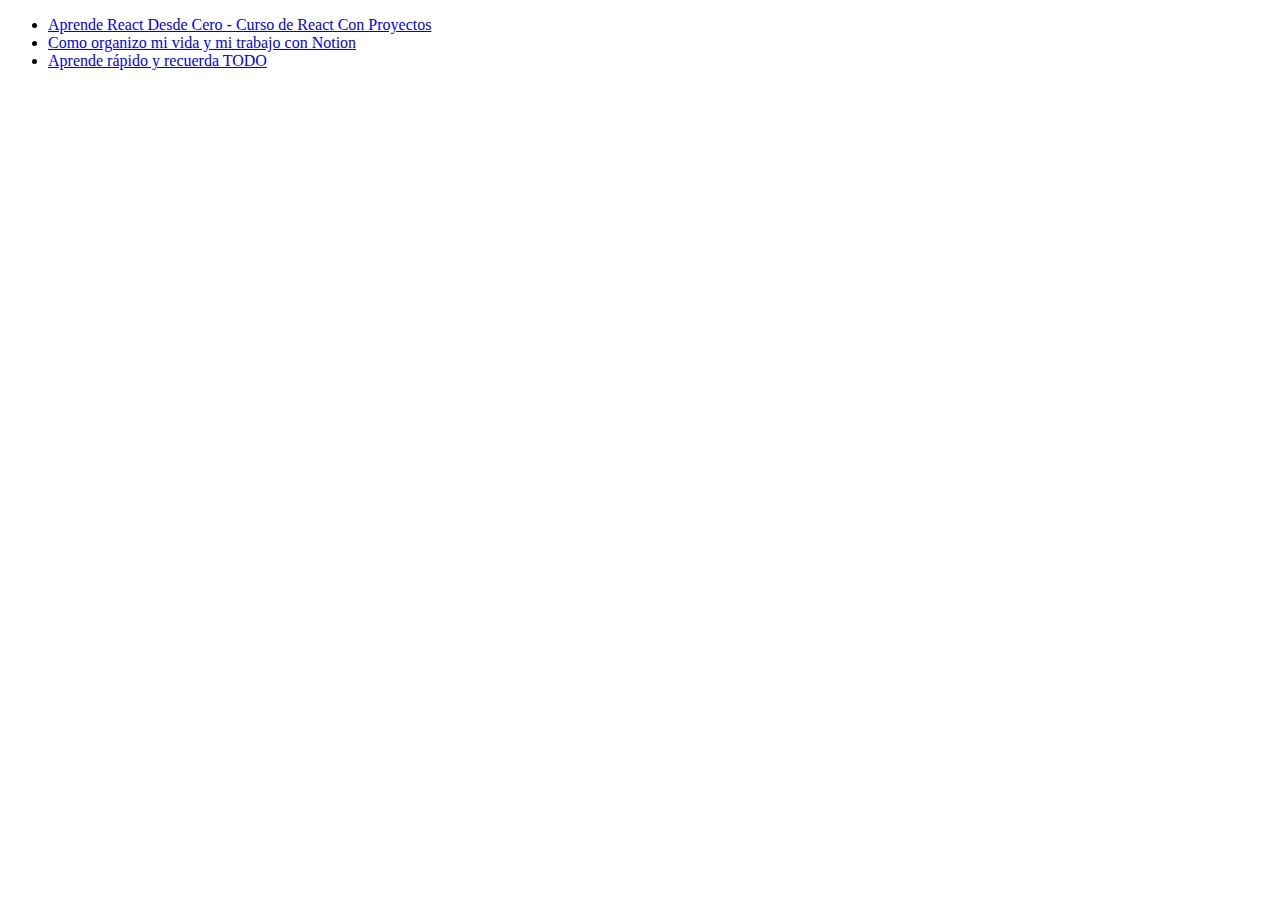
<file: sesion01/index.html>
<!DOCTYPE html>
<html lang="en">
  <head>
    <meta charset="UTF-8" />
    <meta http-equiv="X-UA-Compatible" content="IE=edge" />
    <meta name="viewport" content="width=device-width, initial-scale=1.0" />
    <title>Ejercicio de Introducción a HTML en OpenBootcamp</title>
  </head>
  <body>
    <!-- Este es mi primer comentario de dos líneas
    Aprendiendo a documentar mi código con OpenBootcamp -->

    <ul>
      <li>
        <a href="https://www.youtube.com/watch?v=6Jfk8ic3KVk&t=16118s" target="_blank"
          >Aprende React Desde Cero - Curso de React Con Proyectos
        </a>
      </li>

      <li>
        <a href="https://www.youtube.com/watch?v=75Mr5VVCzv0" target="_blank"
          >Como organizo mi vida y mi trabajo con Notion
        </a>
      </li>

      <li>
        <a href="https://www.youtube.com/watch?v=-yI9t47_PzI" target="_blank"
          >Aprende rápido y recuerda TODO
        </a>
      </li>
    </ul>
  </body>
</html>
</file>
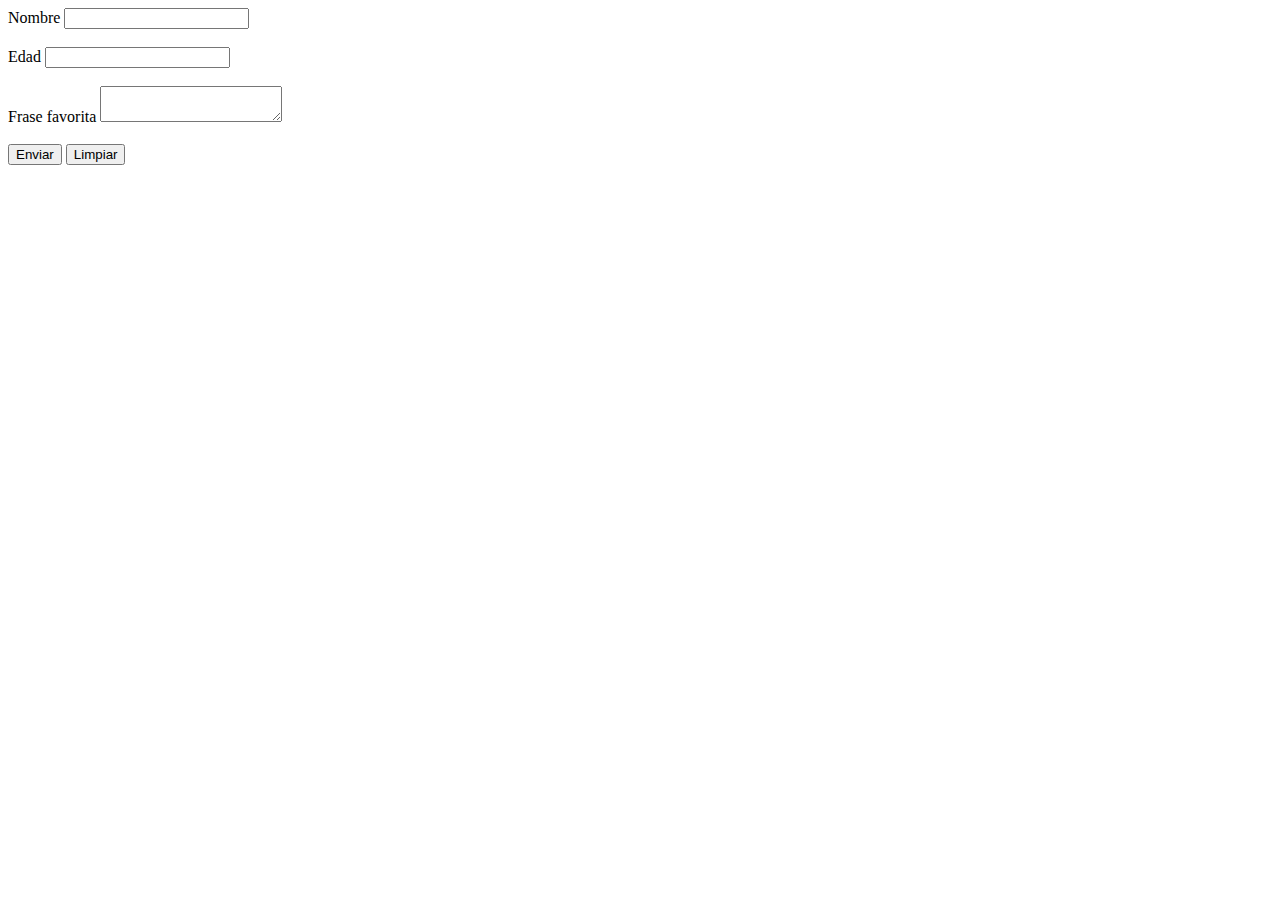
<file: sesion02/index.html>
<!DOCTYPE html>
<html lang="es">
  <head>
    <meta charset="UTF-8" />
    <meta http-equiv="X-UA-Compatible" content="IE=edge" />
    <meta name="viewport" content="width=device-width, initial-scale=1.0" />
    <title>Ejercicio 02 - Formularios en HTML</title>
  </head>
  <body>
    <form action="/" method="get">
      <label for="nombre">Nombre</label>
      <input type="text" name="nombre" id="nombre" />

      <br />
      <br />

      <label for="edad">Edad</label>
      <input type="number" name="edad" id="edad" />

      <br />
      <br />

      <label for="frase-favorita">Frase favorita</label>
      <textarea name="frase-favorita" id="frase-favorita"></textarea>

      <br />
      <br />

      <button type="submit">Enviar</button>
      <button type="reset">Limpiar</button>
    </form>
  </body>
</html>
</file>
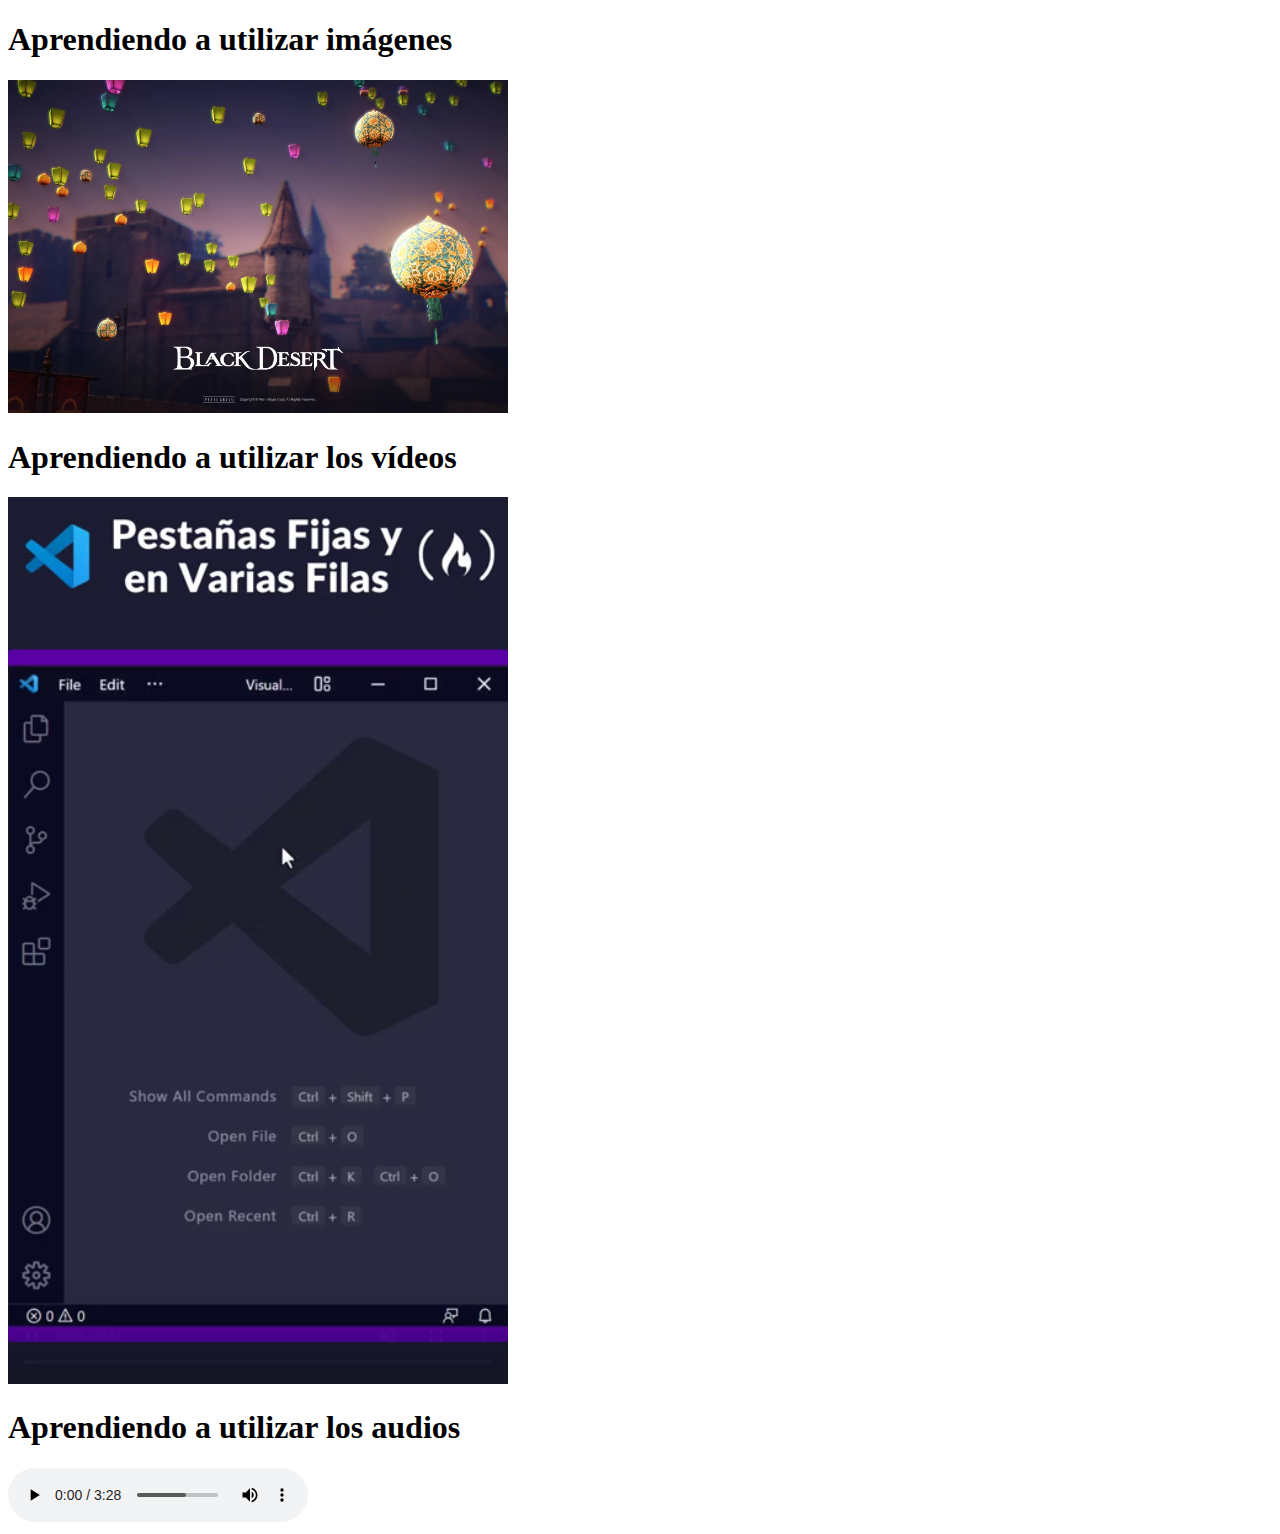
<file: sesion03/index.html>
<!DOCTYPE html>
<html lang="es">
  <head>
    <meta charset="UTF-8" />
    <meta http-equiv="X-UA-Compatible" content="IE=edge" />
    <meta name="viewport" content="width=device-width, initial-scale=1.0" />
    <title>Document</title>
  </head>
  <body>
    <section>
      <h1>Aprendiendo a utilizar imágenes</h1>

      <img
        src="./images/83019c3f86520190924082713805.webp"
        alt="Black Desert"
        width="500"
        height="auto"
      />
    </section>

    <section>
      <h1>Aprendiendo a utilizar los vídeos</h1>

      <video width="500" height="auto" controls autoplay loop muted>
        <source src="./videos/2DatosGenialesDeVisualStudioCode.mp4" type="video/mp4" />
      </video>
    </section>

    <section>
      <h1>Aprendiendo a utilizar los audios</h1>

      <audio controls autoplay loop>
        <source src="./audios/HeroesTonight.mp3" type="audio/mp3" />
      </audio>
    </section>

    <script>
      const [audio] = document.getElementsByTagName("audio");
      audio.volume = 0.1;
    </script>
  </body>
</html>
</file>
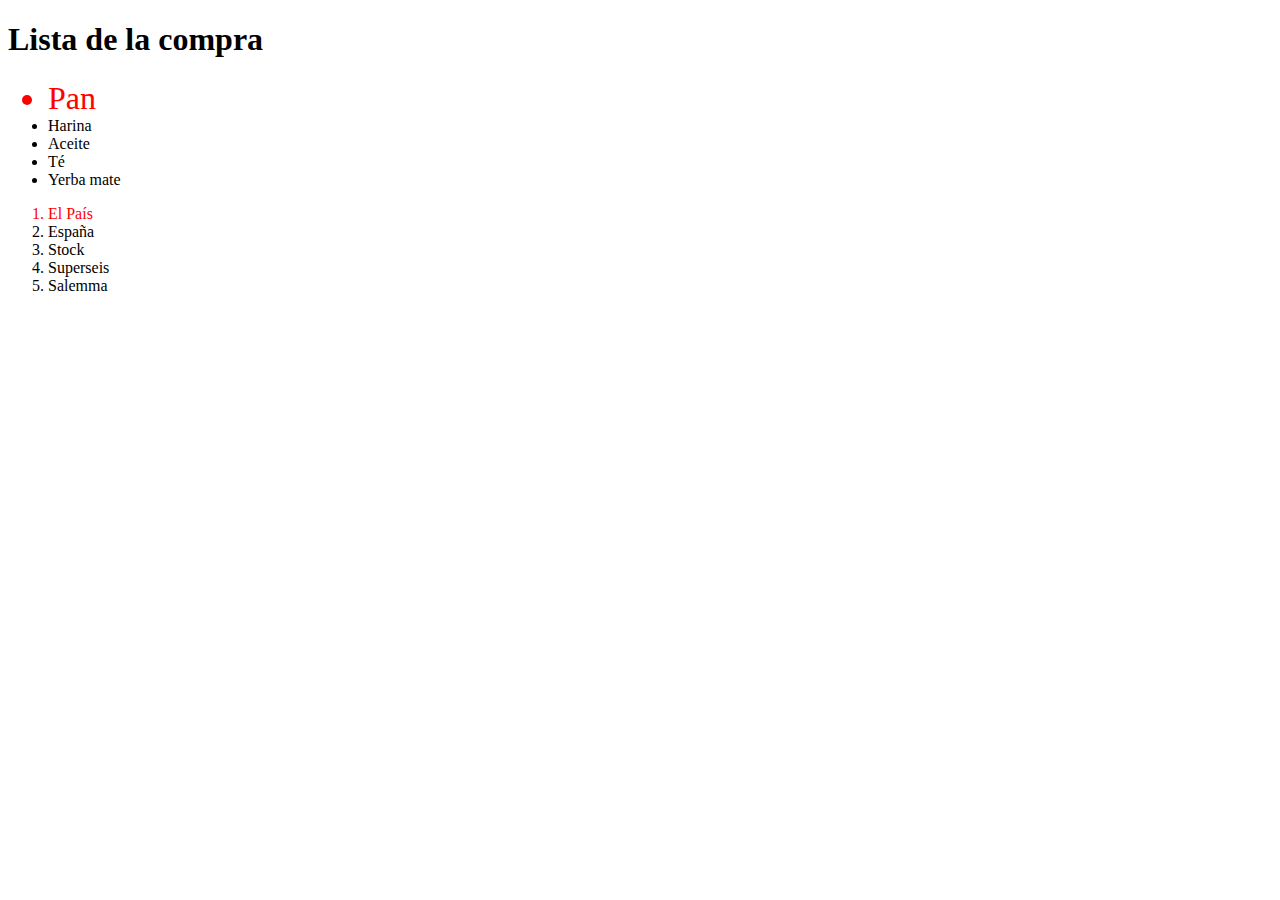
<file: sesion04/index.html>
<!DOCTYPE html>
<html lang="en">
  <head>
    <meta charset="UTF-8" />
    <meta http-equiv="X-UA-Compatible" content="IE=edge" />
    <meta name="viewport" content="width=device-width, initial-scale=1.0" />
    <title>Document</title>
    <link rel="stylesheet" href="./style.css" />
  </head>
  <body>
    <section>
      <h1 id="titulo" class="encabezado">Lista de la compra</h1>

      <ul>
        <li id="elemento-1">Pan</li>
        <li id="elemento-2">Harina</li>
        <li id="elemento-3">Aceite</li>
        <li id="elemento-4">Té</li>
        <li id="elemento-5">Yerba mate</li>
      </ul>

      <ol>
        <li id="elemento-1">El País</li>
        <li id="elemento-2">España</li>
        <li id="elemento-3">Stock</li>
        <li id="elemento-4">Superseis</li>
        <li id="elemento-5">Salemma</li>
      </ol>
    </section>
  </body>
</html>
</file>
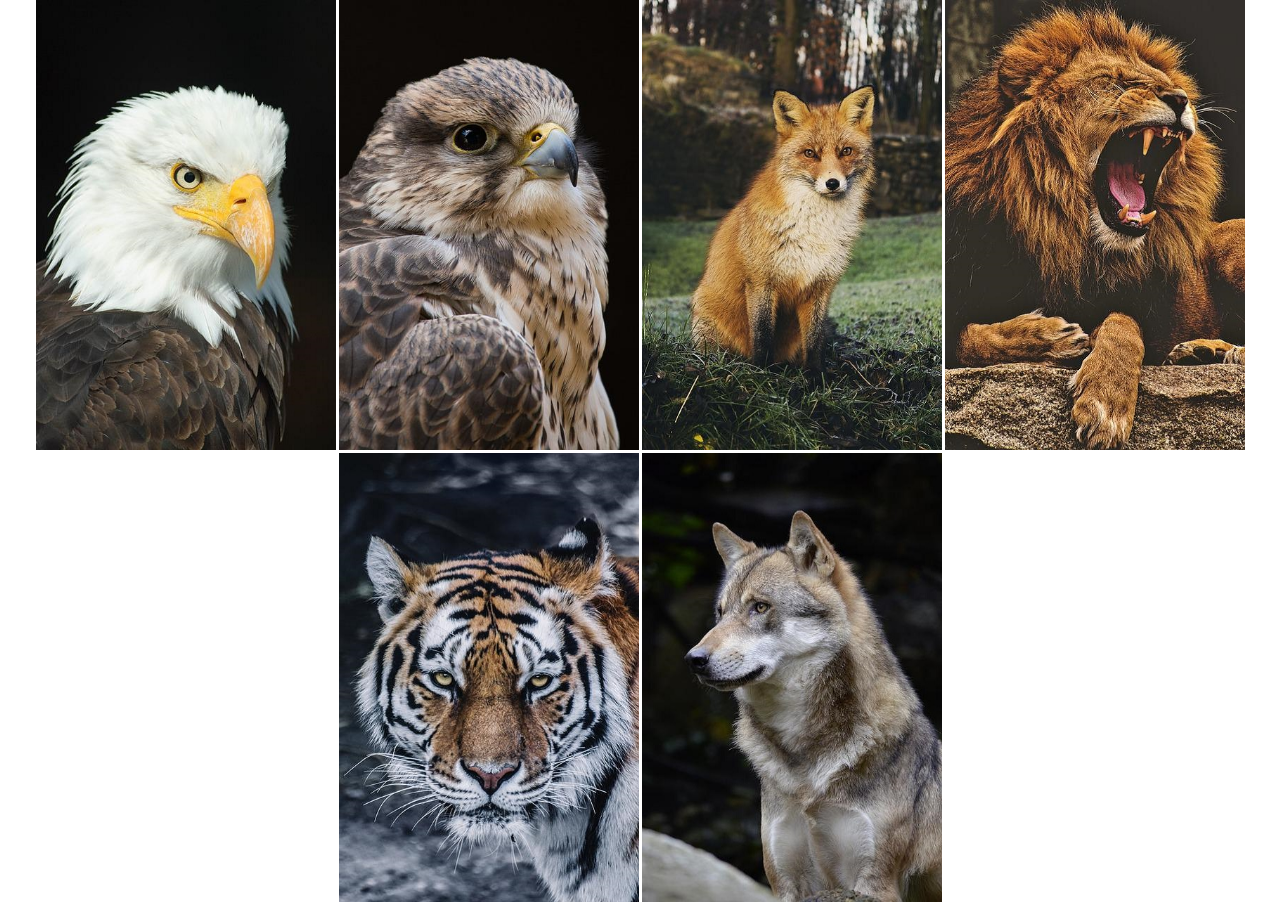
<file: sesion05/index.html>
<!DOCTYPE html>
<html lang="en">
  <head>
    <meta charset="UTF-8" />
    <meta http-equiv="X-UA-Compatible" content="IE=edge" />
    <meta name="viewport" content="width=device-width, initial-scale=1.0" />
    <title>Disposición de elementos en CSS</title>
    <link rel="stylesheet" href="./css/style.css" />
  </head>
  <body>
    <section class="gallery">
      <img src="./img/eagle-723540_640.jpg" alt="Águila" title="Águila" />
      <img src="./img/falcon-6175417_640.jpg" alt="Halcón" title="Halcón" />
      <img src="./img/fox-1842565_640.jpg" alt="Zorro" title="Zorro" />
      <img src="./img/lion-3576031_640.jpg" alt="León" title="León" />
      <img src="./img/tiger-1846712_640.jpg" alt="Tigre" title="Tigre" />
      <img src="./img/wolf-1336224_640.jpg" alt="Lobo" title="Lobo" />
    </section>
  </body>
</html>
</file>
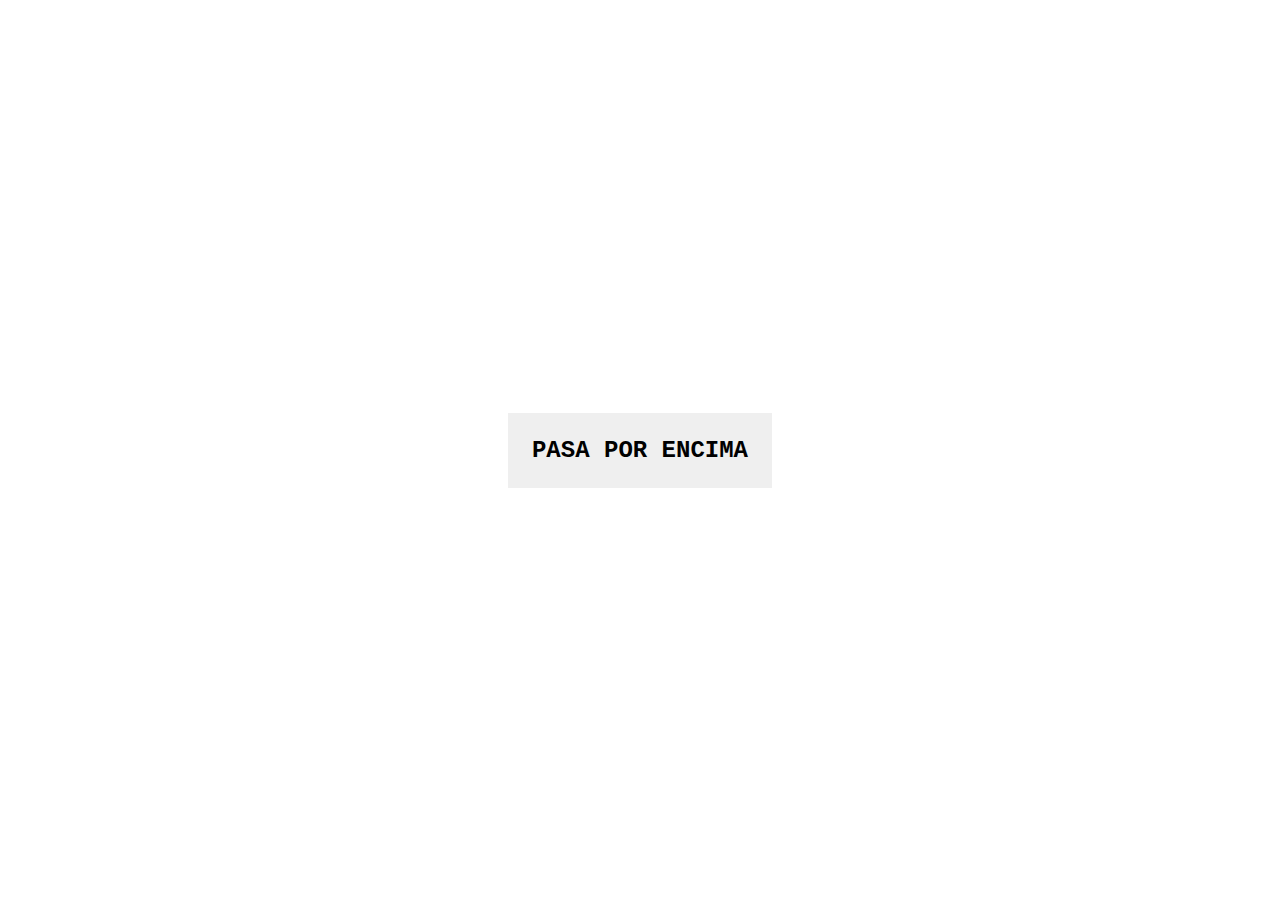
<file: sesion06/index.html>
<!DOCTYPE html>
<html lang="en">
  <head>
    <meta charset="UTF-8" />
    <meta http-equiv="X-UA-Compatible" content="IE=edge" />
    <meta name="viewport" content="width=device-width, initial-scale=1.0" />
    <title>Selectores, pseudo-clases y pseudo-elementos en CSS</title>
    <link rel="stylesheet" href="./css/style.css" />
  </head>
  <body>
    <section>
      <button>
        <span></span>
      </button>
    </section>
  </body>
</html>
</file>
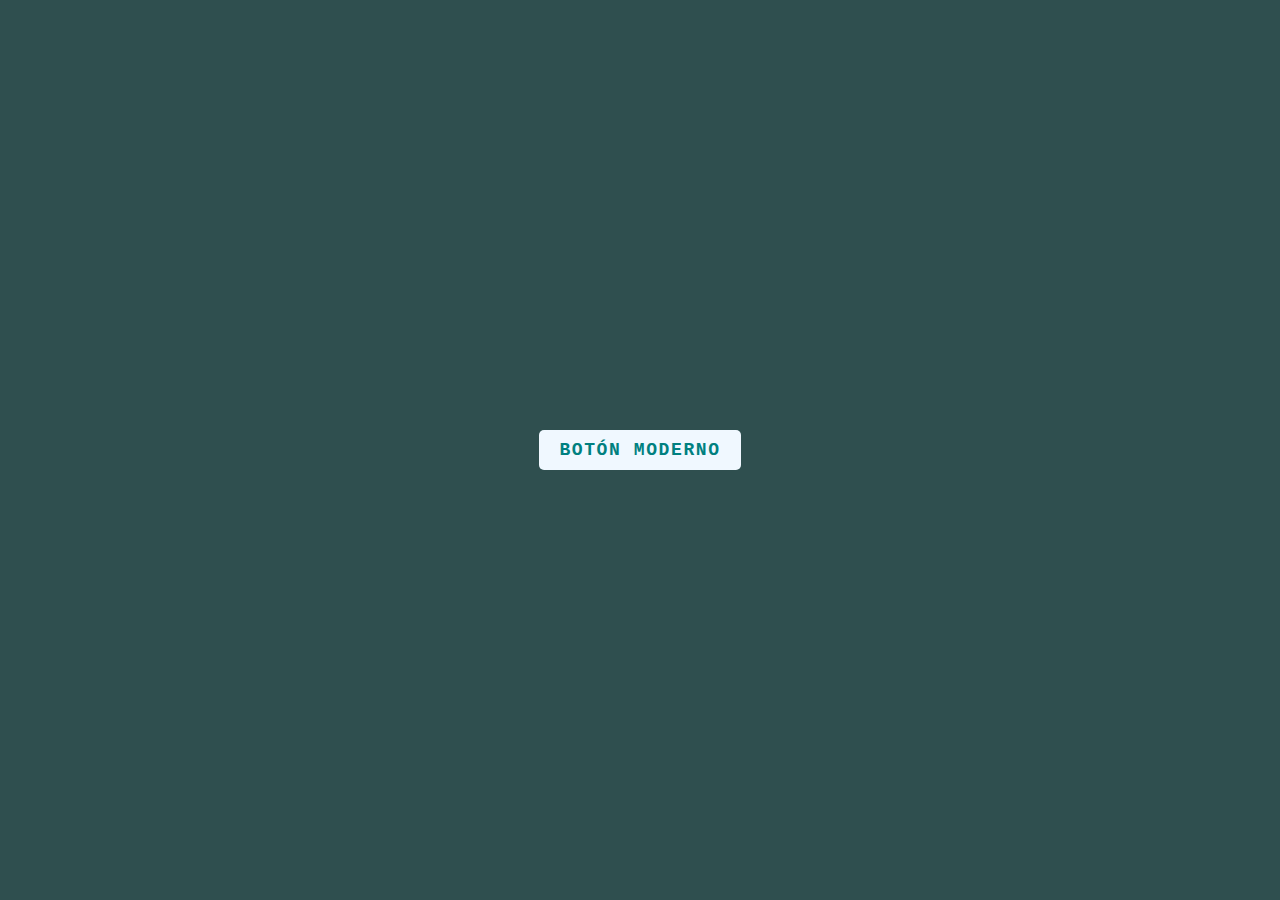
<file: sesion09/index.html>
<!DOCTYPE html>
<html lang="en">
  <head>
    <meta charset="UTF-8" />
    <meta http-equiv="X-UA-Compatible" content="IE=edge" />
    <meta name="viewport" content="width=device-width, initial-scale=1.0" />
    <title>Animaciones y transiciones en CSS</title>
    <link rel="stylesheet" href="./css/style.css" />
  </head>
  <body>
    <button class="btn-modern">Botón moderno</button>
  </body>
</html>
</file>
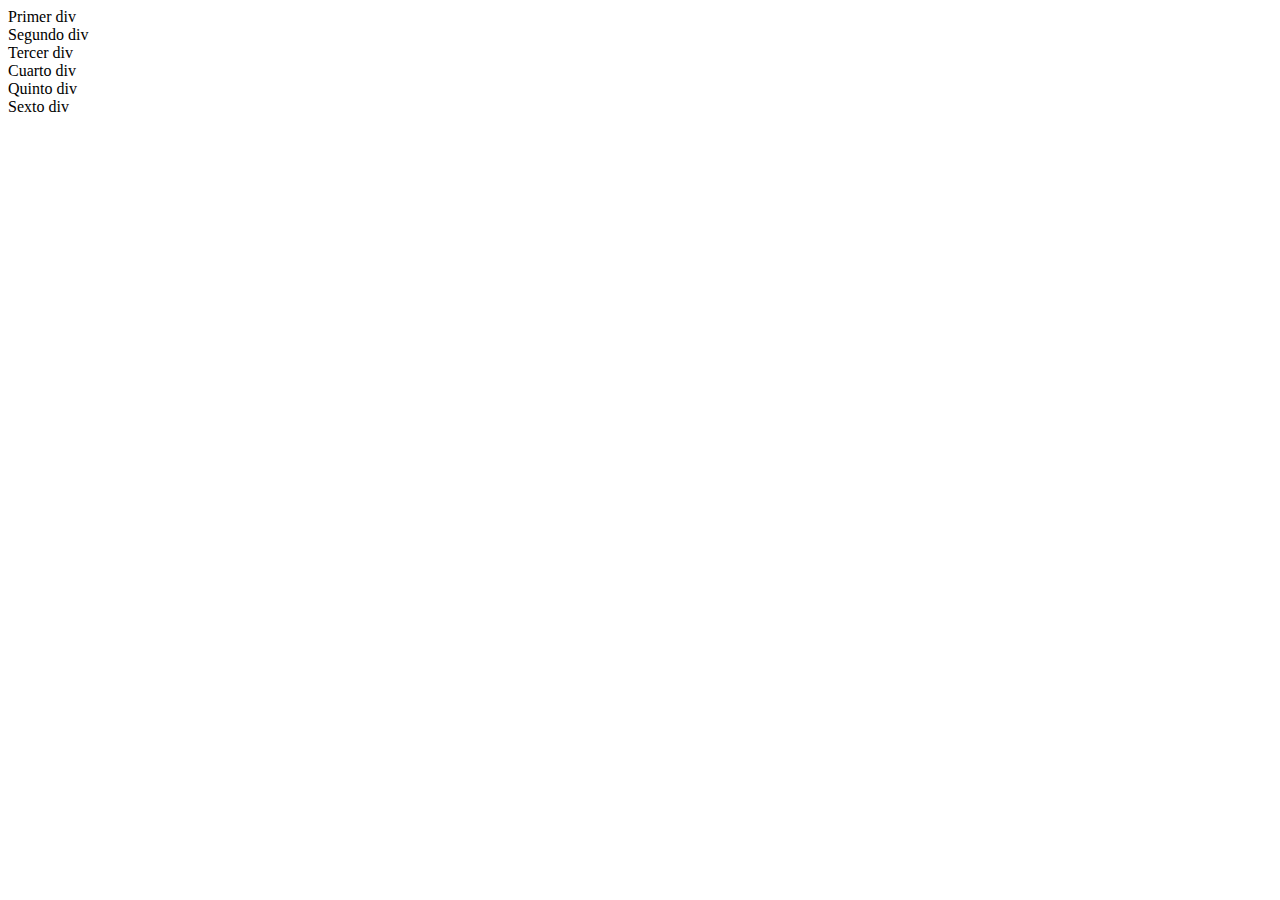
<file: sesion11/index.html>
<!DOCTYPE html>
<html lang="en">
  <head>
    <meta charset="UTF-8" />
    <meta http-equiv="X-UA-Compatible" content="IE=edge" />
    <meta name="viewport" content="width=device-width, initial-scale=1.0" />
    <link
      href="https://cdn.jsdelivr.net/npm/bootstrap@5.0.2/dist/css/bootstrap.min.css"
      rel="stylesheet"
      integrity="sha384-EVSTQN3/azprG1Anm3QDgpJLIm9Nao0Yz1ztcQTwFspd3yD65VohhpuuCOmLASjC"
      crossorigin="anonymous"
    />
    <title>Sistema grid de Bootstrap</title>
  </head>
  <body>
    <div class="container">
      <div class="row">
        <div class="col-12 col-sm-6 col-md-4 col-lg-3 col-xl-2">Primer div</div>
        <div class="col-12 col-sm-6 col-md-4 col-lg-3 col-xl-2">Segundo div</div>
        <div class="col-12 col-sm-6 col-md-4 col-lg-3 col-xl-2">Tercer div</div>
        <div class="col-12 col-sm-6 col-md-4 col-lg-3 col-xl-2">Cuarto div</div>
        <div class="col-12 col-sm-6 col-md-4 col-lg-3 col-xl-2">Quinto div</div>
        <div class="col-12 col-sm-6 col-md-4 col-lg-3 col-xl-2">Sexto div</div>
      </div>
    </div>

    <script
      src="https://cdn.jsdelivr.net/npm/bootstrap@5.0.2/dist/js/bootstrap.bundle.min.js"
      integrity="sha384-MrcW6ZMFYlzcLA8Nl+NtUVF0sA7MsXsP1UyJoMp4YLEuNSfAP+JcXn/tWtIaxVXM"
      crossorigin="anonymous"
    ></script>
  </body>
</html>
</file>
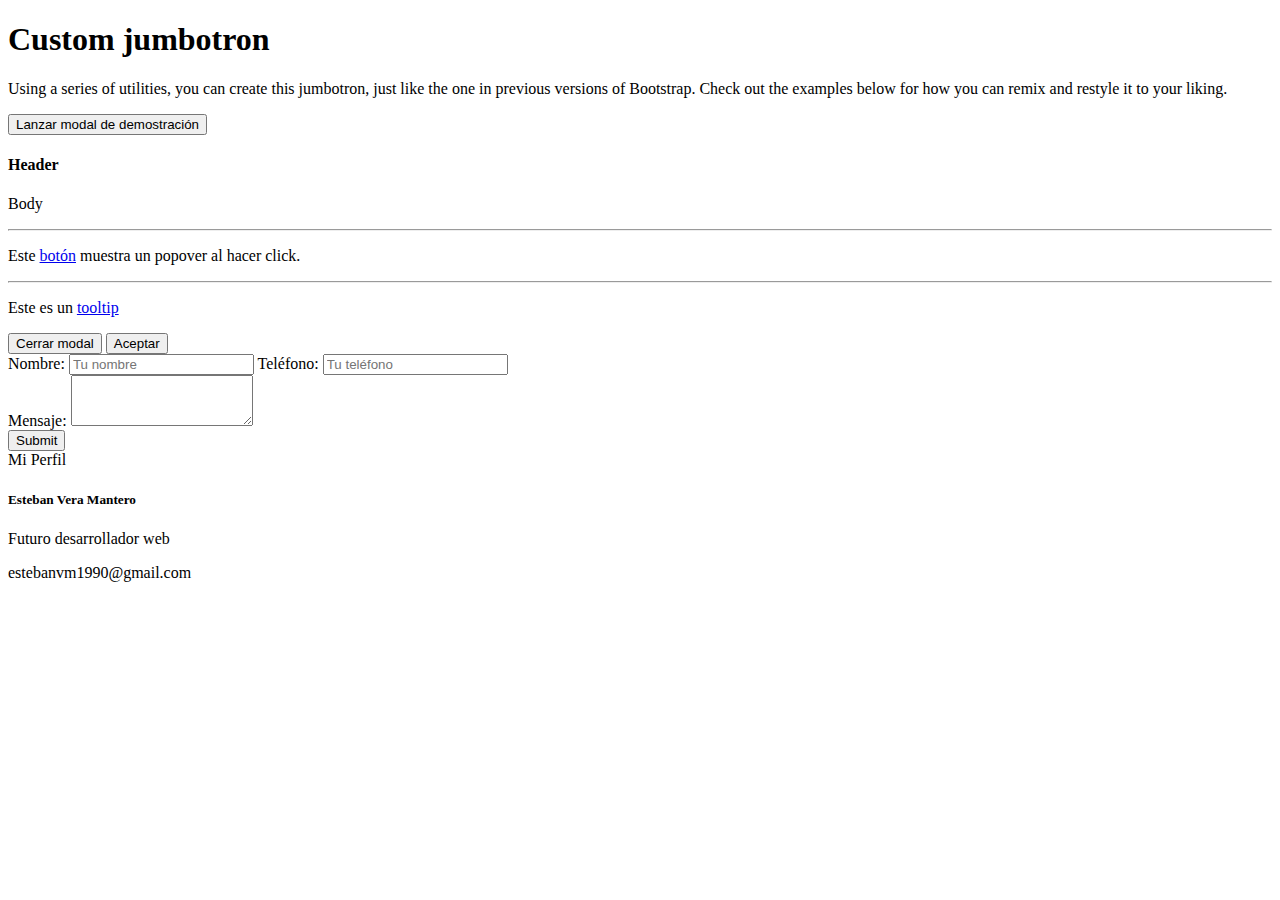
<file: sesion12/index.html>
<!DOCTYPE html>
<html lang="en">
  <head>
    <meta charset="UTF-8" />
    <meta http-equiv="X-UA-Compatible" content="IE=edge" />
    <meta name="viewport" content="width=device-width, initial-scale=1.0" />
    <link
      href="https://cdn.jsdelivr.net/npm/bootstrap@5.0.2/dist/css/bootstrap.min.css"
      rel="stylesheet"
      integrity="sha384-EVSTQN3/azprG1Anm3QDgpJLIm9Nao0Yz1ztcQTwFspd3yD65VohhpuuCOmLASjC"
      crossorigin="anonymous"
    />
    <title>Elementos de Interés en Bootstrap</title>
  </head>
  <body>
    <div class="container py-5">
      <section>
        <div class="bg-light p-5 rounded-3">
          <div class="container-fluid py-5">
            <h1 class="display-5 fw-bold">Custom jumbotron</h1>
            <p class="col-md-8 fs-4">
              Using a series of utilities, you can create this jumbotron, just like the
              one in previous versions of Bootstrap. Check out the examples below for how
              you can remix and restyle it to your liking.
            </p>
            <button
              class="btn btn-primary btn-lg"
              type="button"
              data-bs-toggle="modal"
              data-bs-target="#modal-ejemplo"
            >
              Lanzar modal de demostración
            </button>
          </div>
        </div>

        <div class="modal fade" data-bs-backdrop="static" id="modal-ejemplo">
          <div class="modal-dialog modal-dialog-centered">
            <div class="modal-content">
              <h4 class="modal-header">Header</h4>
              <div class="modal-body">
                <p>Body</p>
                <hr />
                <p>
                  Este
                  <a
                    href="#"
                    role="button"
                    class="btn btn-secondary popover-test"
                    data-bs-toggle="popover"
                    title="Título del popover"
                    data-bs-content="Este es el contenido del popover."
                    >botón</a
                  >
                  muestra un popover al hacer click.
                </p>
                <hr />
                <p>
                  Este es un
                  <a
                    href="#"
                    data-bs-toggle="tooltip"
                    data-bs-placement="top"
                    title="Este es un tooltip"
                    >tooltip</a
                  >
                </p>
              </div>
              <div class="modal-footer">
                <button class="btn btn-outline-secondary" data-bs-dismiss="modal">
                  Cerrar modal
                </button>
                <button class="btn btn-primary">Aceptar</button>
              </div>
            </div>
          </div>
        </div>
      </section>

      <section>
        <form action="">
          <div class="mb-3 mt-3">
            <label class="form-label" for="nombre">Nombre:</label>
            <input id="nombre" type="text" class="form-control" placeholder="Tu nombre" />

            <label class="form-label mt-2" for="telefono">Teléfono:</label>
            <input
              id="telefono"
              type="number"
              class="form-control"
              placeholder="Tu teléfono"
            />

            <div class="mb-3 mt-2">
              <label for="mensaje" class="form-label">Mensaje:</label>
              <textarea class="form-control" id="mensaje" rows="3"></textarea>
            </div>
          </div>

          <button type="submit" class="btn btn-primary">Submit</button>
        </form>
      </section>

      <section>
        <div class="card mt-4">
          <div class="card-header">Mi Perfil</div>
          <div class="card-body">
            <h5 class="card-title display-6">Esteban Vera Mantero</h5>
            <p class="card-text">Futuro desarrollador web</p>
          </div>
          <div class="card-footer">
            <p class="card-text">estebanvm1990@gmail.com</p>
          </div>
        </div>
      </section>
    </div>

    <script
      src="https://cdn.jsdelivr.net/npm/bootstrap@5.0.2/dist/js/bootstrap.bundle.min.js"
      integrity="sha384-MrcW6ZMFYlzcLA8Nl+NtUVF0sA7MsXsP1UyJoMp4YLEuNSfAP+JcXn/tWtIaxVXM"
      crossorigin="anonymous"
    ></script>
    <script>
      var popoverTriggerList = [].slice.call(
        document.querySelectorAll('[data-bs-toggle="popover"]')
      );

      var popoverList = popoverTriggerList.map(function (popoverTriggerEl) {
        return new bootstrap.Popover(popoverTriggerEl);
      });

      var tooltipTriggerList = [].slice.call(
        document.querySelectorAll('[data-bs-toggle="tooltip"]')
      );

      var tooltipList = tooltipTriggerList.map(function (tooltipTriggerEl) {
        return new bootstrap.Tooltip(tooltipTriggerEl);
      });
    </script>
  </body>
</html>
</file>
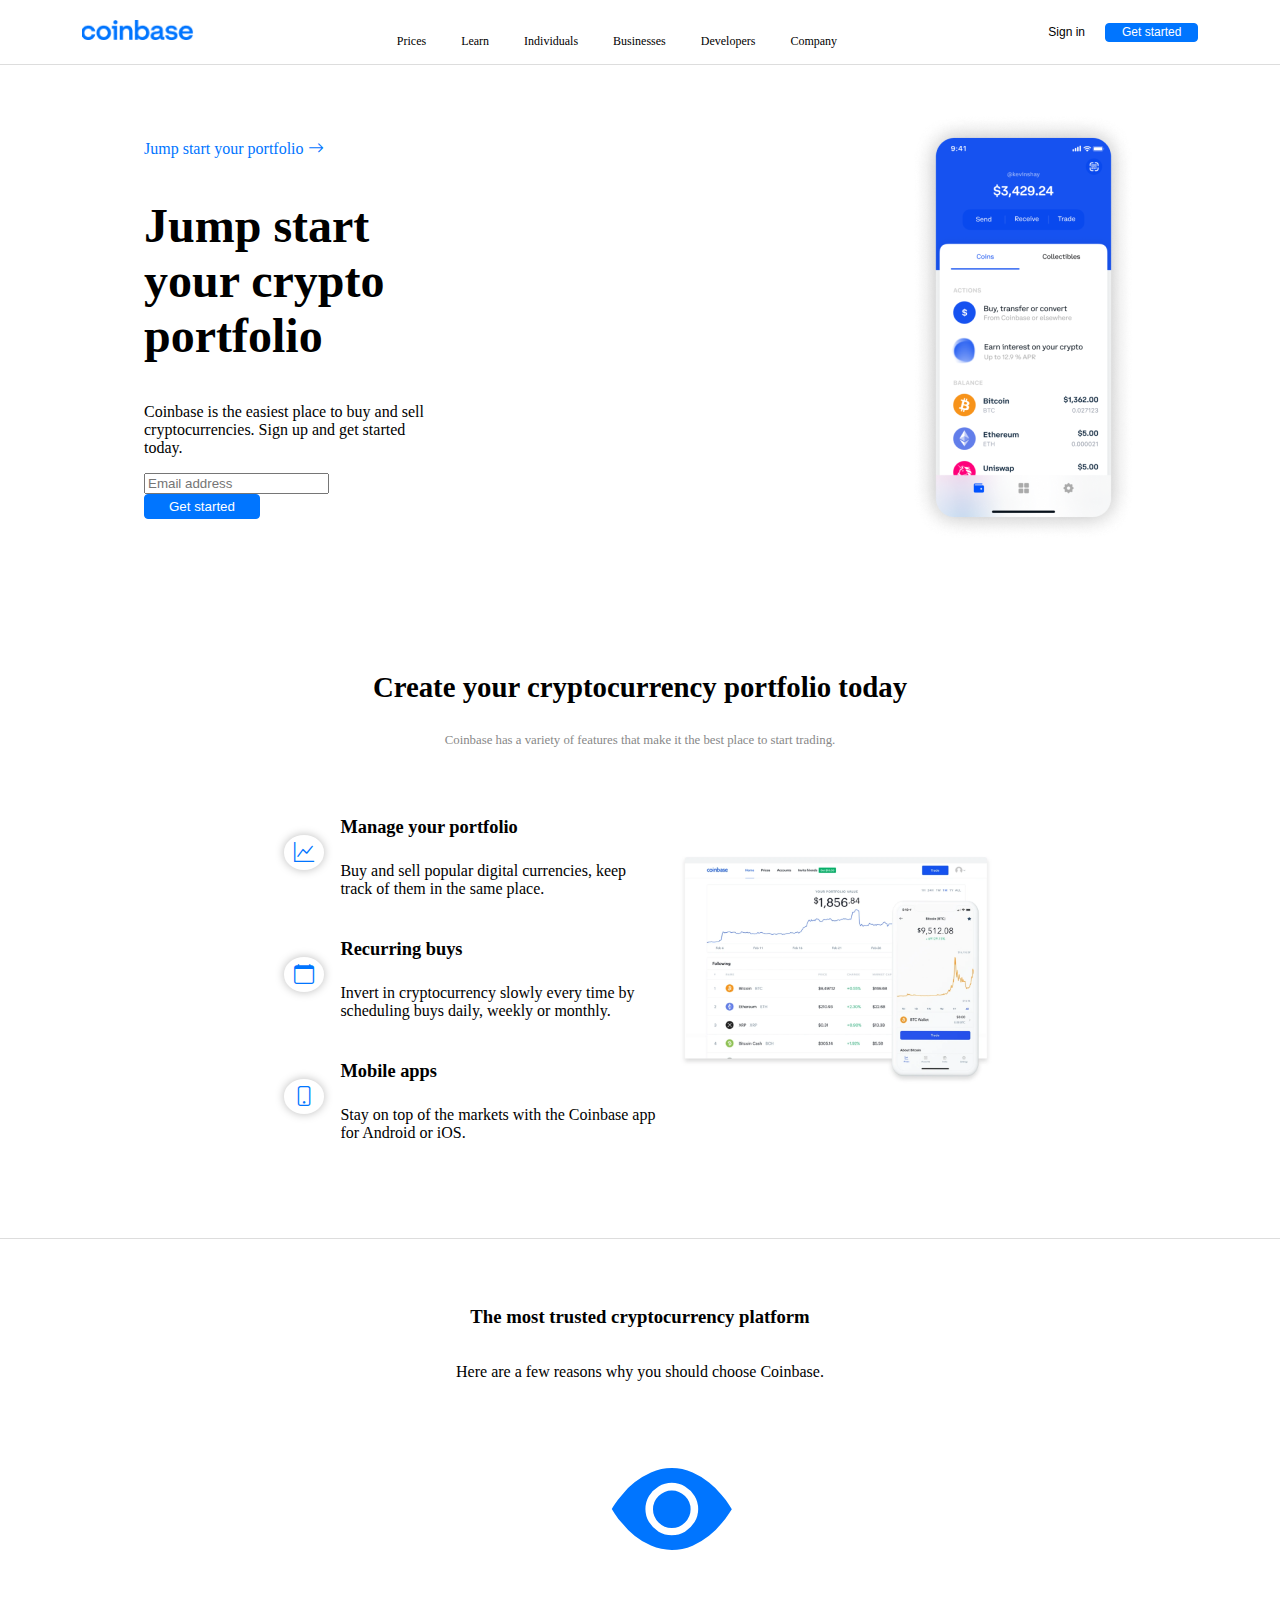
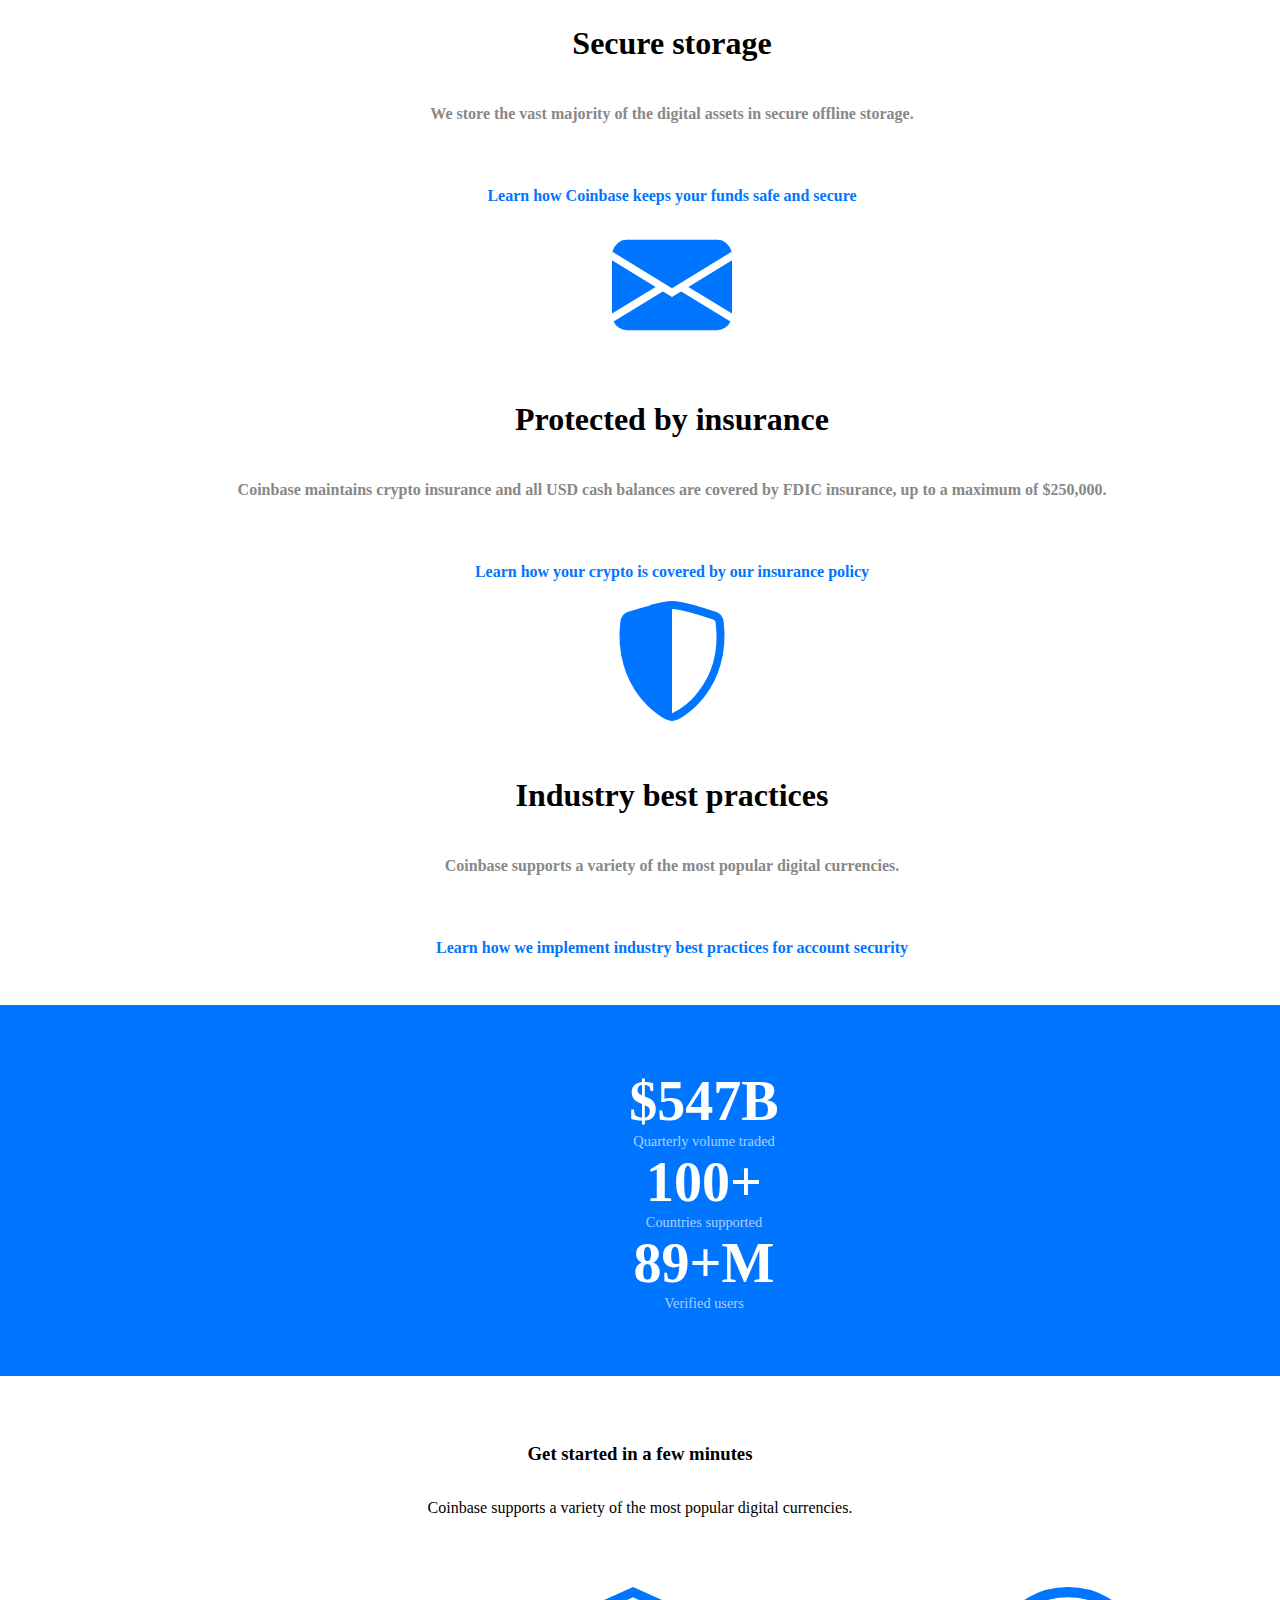
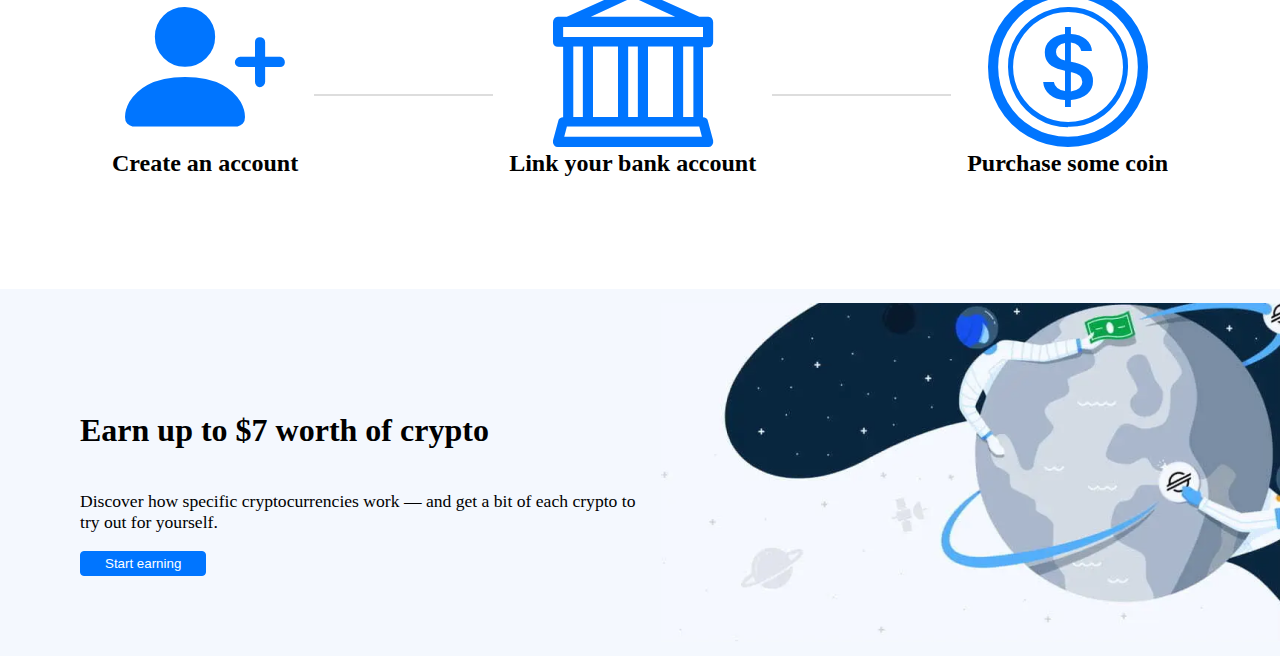
<file: proyecto-final/html/index.html>
<!DOCTYPE html>
<html lang="en">
  <head>
    <meta charset="UTF-8" />
    <meta http-equiv="X-UA-Compatible" content="IE=edge" />
    <meta name="viewport" content="width=device-width, initial-scale=1.0" />

    <title>Proyecto Final</title>

    <link
      href="https://cdn.jsdelivr.net/npm/bootstrap@5.0.2/dist/css/bootstrap.min.css"
      rel="stylesheet"
      integrity="sha384-EVSTQN3/azprG1Anm3QDgpJLIm9Nao0Yz1ztcQTwFspd3yD65VohhpuuCOmLASjC"
      crossorigin="anonymous"
    />

    <link
      rel="stylesheet"
      href="https://cdn.jsdelivr.net/npm/bootstrap-icons@1.8.1/font/bootstrap-icons.css"
    />

    <link rel="stylesheet" href="../css/styles.css" />
  </head>
  <body>
    <div class="container">
      <nav class="nav">
        <div class="logo">
          <a href="#"><img src="../assets/logo.png" alt="Logo" /></a>
        </div>

        <div class="menu d-none d-md-block">
          <ul class="main-menu">
            <li>
              <a href="#">Prices</a>
            </li>

            <li>
              <a href="#">Learn</a>
            </li>

            <li>
              <a href="#">Individuals</a>
            </li>

            <li>
              <a href="#">Businesses</a>
            </li>

            <li>
              <a href="#">Developers</a>
            </li>

            <li>
              <a href="#">Company</a>
            </li>
          </ul>
        </div>

        <div class="get-started">
          <button class="btn-sec-sm">Sign in</button>
          <button class="btn-main-sm">Get started</button>
        </div>
      </nav>

      <section class="sect-home">
        <div class="home-cta">
          <div class="cta-text">
            <span>Jump start your portfolio</span>

            <i class="bi bi-arrow-right"></i>
          </div>

          <h2 class="home-title h1">Jump start your crypto portfolio</h2>

          <p class="home-description">
            Coinbase is the easiest place to buy and sell cryptocurrencies. Sign up and
            get started today.
          </p>

          <div class="lead-magnet row align-items-center">
            <div class="col input-col">
              <input
                type="email"
                class="form-control input-text"
                placeholder="Email address"
              />
            </div>

            <div class="col">
              <button class="btn-main">Get started</button>
            </div>
          </div>
        </div>

        <div class="home-img d-none d-md-block">
          <img src="../assets/wallet.png" alt="Wallet" />
        </div>
      </section>

      <!-- <section class="sect-call-to-action"></section> -->

      <section class="sect-features">
        <div class="intro">
          <h3>Create your cryptocurrency portfolio today</h3>
          <p>
            Coinbase has a variety of features that make it the best place to start
            trading.
          </p>
        </div>

        <div class="features">
          <div class="text">
            <div class="feature">
              <span class="icon-sm">
                <i class="bi bi-graph-up"></i>
              </span>

              <div class="description">
                <h4 class="description-title">Manage your portfolio</h4>
                <p class="description-text">
                  Buy and sell popular digital currencies, keep track of them in the same
                  place.
                </p>
              </div>
            </div>

            <div class="feature">
              <span class="icon-sm">
                <i class="bi bi-calendar"></i>
              </span>

              <div class="description">
                <h4 class="description-title">Recurring buys</h4>
                <p class="description-text">
                  Invert in cryptocurrency slowly every time by scheduling buys daily,
                  weekly or monthly.
                </p>
              </div>
            </div>

            <div class="feature">
              <span class="icon-sm">
                <i class="bi bi-phone"></i>
              </span>

              <div class="description">
                <h4 class="description-title">Mobile apps</h4>
                <p class="description-text">
                  Stay on top of the markets with the Coinbase app for Android or iOS.
                </p>
              </div>
            </div>
          </div>

          <div class="image d-none d-md-block">
            <img src="../assets/chart.png" alt="Chart" />
          </div>
        </div>
      </section>

      <section class="sect-benefits">
        <div class="intro">
          <h3>The most trusted cryptocurrency platform</h3>
          <p>Here are a few reasons why you should choose Coinbase.</p>
        </div>

        <div class="benefit-cards row">
          <div class="benefit col-md">
            <i class="bi bi-eye-fill"></i>

            <div class="description">
              <h4 class="title">Secure storage</h4>
              <p class="text">
                We store the vast majority of the digital assets in secure offline
                storage.
              </p>
            </div>

            <p class="cta">Learn how Coinbase keeps your funds safe and secure</p>
          </div>

          <div class="benefit col-md">
            <i class="bi bi-envelope-fill"></i>

            <div class="description">
              <h4 class="title">Protected by insurance</h4>
              <p class="text">
                Coinbase maintains crypto insurance and all USD cash balances are covered
                by FDIC insurance, up to a maximum of $250,000.
              </p>
            </div>

            <p class="cta">Learn how your crypto is covered by our insurance policy</p>
          </div>

          <div class="benefit col-md">
            <i class="bi bi-shield-shaded"></i>

            <div class="description">
              <h4 class="title">Industry best practices</h4>
              <p class="text">
                Coinbase supports a variety of the most popular digital currencies.
              </p>
            </div>

            <p class="cta">
              Learn how we implement industry best practices for account security
            </p>
          </div>
        </div>
      </section>

      <section class="sect-kpis row">
        <div class="kpi col-md">
          <span class="number">$547B</span>

          <span class="desc">Quarterly volume traded</span>
        </div>

        <div class="kpi col-md">
          <span class="number">100+</span>

          <span class="desc">Countries supported</span>
        </div>

        <div class="kpi col-md">
          <span class="number">89+M</span>

          <span class="desc">Verified users</span>
        </div>
      </section>

      <section class="sect-onboarding">
        <div class="intro">
          <h3>Get started in a few minutes</h3>
          <p>Coinbase supports a variety of the most popular digital currencies.</p>
        </div>

        <div class="steps">
          <div class="icon-desc">
            <i class="bi bi-person-plus-fill"></i>

            <h4 class="title">Create an account</h4>
          </div>

          <div class="step-separator"></div>

          <div class="icon-desc">
            <i class="bi bi-bank"></i>

            <h4 class="title">Link your bank account</h4>
          </div>

          <div class="step-separator"></div>

          <div class="icon-desc">
            <i class="bi bi-coin"></i>

            <h4 class="title">Purchase some coin</h4>
          </div>
        </div>
      </section>

      <section class="sect-footer-cta">
        <div class="footer-cta">
          <h4 class="cta-title">Earn up to $7 worth of crypto</h4>

          <p class="cta-description">
            Discover how specific cryptocurrencies work — and get a bit of each crypto to
            try out for yourself.
          </p>

          <button class="btn-main">Start earning</button>
        </div>
      </section>

      <!-- <button class="btn-main">Main</button>
      <button class="btn-main-sm">Main Sm</button>

      <button class="btn-sec">Sec</button>
      <button class="btn-sec-sm">Sec Sm</button> -->

      <!-- <ul class="main-menu">
        <li>Prices</li>
        <li>Learn</li>
        <li>Individuals</li>
        <li>Businesses</li>
        <li>Developers</li>
        <li>Company</li>
      </ul> -->

      <!-- <span class="icon-sm">
        <i class="bi bi-arrow-right"></i>
      </span> -->

      <!-- <div class="feature">
        <i class="bi bi-eye-fill icon"></i>
        <div class="description">
          <h3 class="title">Secure storage</h3>
          <p class="text">We store...</p>
        </div>
        <p class="cta">CTA</p>
      </div> -->

      <!-- <div class="icon-desc">
        <i class="bi bi-eye-fill icon"></i>
        <h3 class="title">Create an account</h3>
      </div> -->
    </div>

    <script
      src="https://cdn.jsdelivr.net/npm/bootstrap@5.0.2/dist/js/bootstrap.bundle.min.js"
      integrity="sha384-MrcW6ZMFYlzcLA8Nl+NtUVF0sA7MsXsP1UyJoMp4YLEuNSfAP+JcXn/tWtIaxVXM"
      crossorigin="anonymous"
    ></script>
  </body>
</html>

<!-- sass --watch sass/index.scss css/styles.css -->
</file>
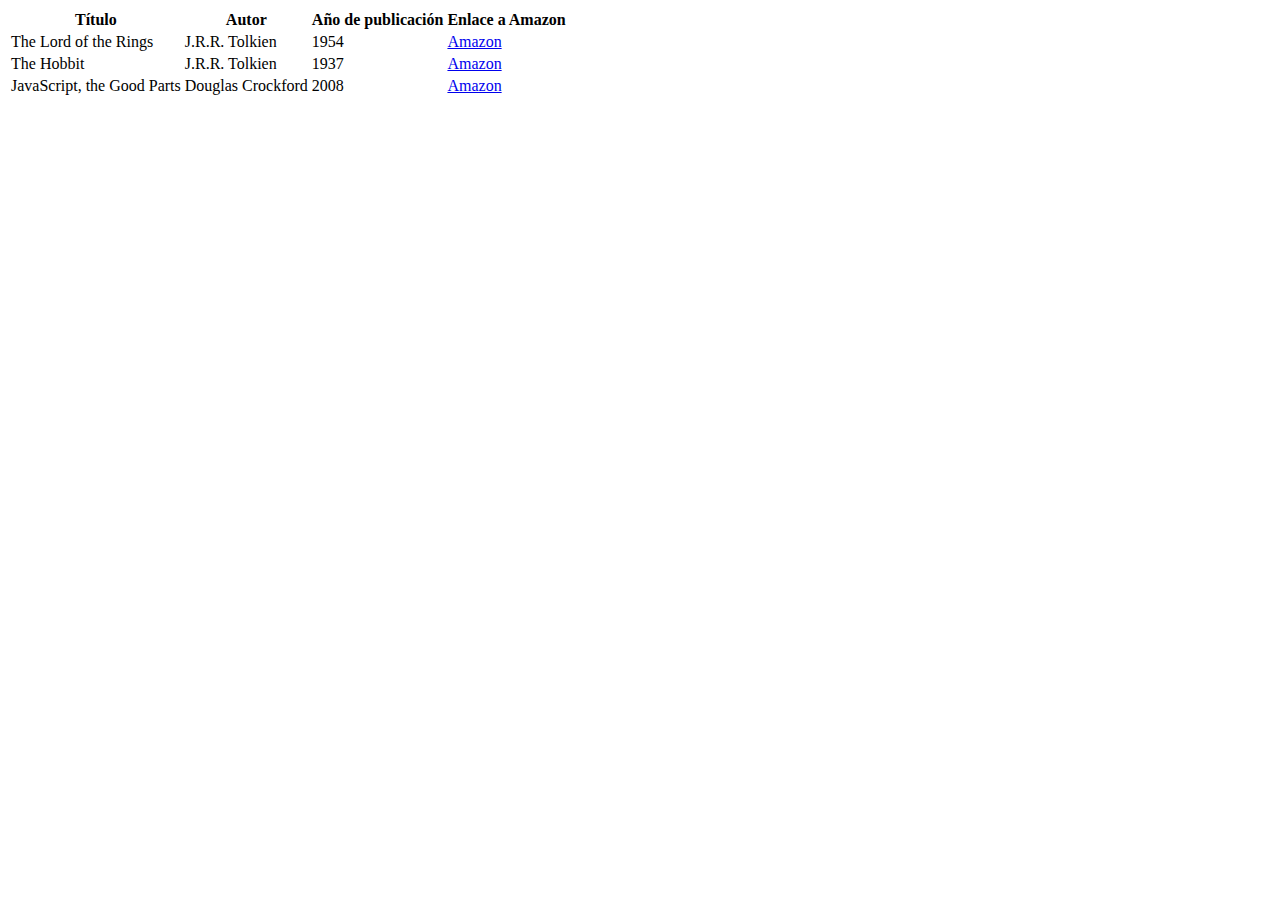
<file: sesion02/index2.html>
<!DOCTYPE html>
<html lang="en">
  <head>
    <meta charset="UTF-8" />
    <meta http-equiv="X-UA-Compatible" content="IE=edge" />
    <meta name="viewport" content="width=device-width, initial-scale=1.0" />
    <title>Ejercicio 02/2 - Tablas en HTML</title>
  </head>
  <body>
    <table>
      <thead>
        <tr>
          <th>Título</th>
          <th>Autor</th>
          <th>Año de publicación</th>
          <th>Enlace a Amazon</th>
        </tr>
      </thead>

      <tbody>
        <tr>
          <td>The Lord of the Rings</td>
          <td>J.R.R. Tolkien</td>
          <td>1954</td>
          <td>
            <a
              href="https://www.amazon.es/s?k=The+Lord+of+the+Rings&ref=nb_sb_noss_2"
              target="_blank"
              >Amazon</a
            >
          </td>
        </tr>

        <tr>
          <td>The Hobbit</td>
          <td>J.R.R. Tolkien</td>
          <td>1937</td>
          <td>
            <a
              href="https://www.amazon.es/s?k=The+Hobbit&ref=nb_sb_noss_2"
              target="_blank"
              >Amazon</a
            >
          </td>
        </tr>

        <tr>
          <td>JavaScript, the Good Parts</td>
          <td>Douglas Crockford</td>
          <td>2008</td>
          <td>
            <a
              href="https://www.amazon.es/s?k=javascript+the+good+parts&crid=PSIQ84GW42WH&sprefix=javascript+the%2Caps%2C2662&ref=nb_sb_ss_ts-doa-p_2_14"
              target="_blank"
              >Amazon</a
            >
          </td>
        </tr>
      </tbody>
    </table>
  </body>
</html>
</file>
<file: sesion04/style.css>
#elemento-1 {
  color: red;
}

section ul li:first-child {
  font-size: 2rem;
}
</file>
<file: sesion05/css/style.css>
* {
  margin: 0;
  padding: 0;
  box-sizing: border-box;
}

.gallery {
  height: 100vh;
  display: flex;
  flex-wrap: wrap;
  justify-content: center;
  align-items: center;
  gap: 3px;
}

.gallery img {
  width: 300px;
}
</file>
<file: sesion06/css/style.css>
* {
  margin: 0;
  padding: 0;
  box-sizing: border-box;
}

section {
  height: 100vh;
  display: flex;
  justify-content: center;
  align-items: center;
}

button {
  cursor: pointer;
  border: none;
  padding: 1.5rem;
  font-family: "Iosevka", Courier, monospace;
  font-size: x-large;
  font-weight: bold;
  text-transform: uppercase;
}

button:hover {
  color: white;
  background-color: green;
}

button span::before {
  content: "Pasa por encima";
}

button:hover span::before {
  content: "¡Hecho!";
}
</file>
<file: sesion09/css/style.css>
body {
  display: flex;
  justify-content: center;
  align-items: center;
  height: 100vh;
  margin: 0;
  padding: 0;
  box-sizing: border-box;
  background-color: darkslategrey;
}

button.btn-modern {
  font-family: "FiraFlott", Courier, monospace;
  font-size: large;
  font-weight: bold;
  text-transform: uppercase;
  letter-spacing: 0.1rem;
  padding: 10px 20px;
  border-radius: 5px;
  border: none;
  cursor: pointer;
  background-color: aliceblue;
  color: teal;
  transition: all 400ms;
}

button.btn-modern:hover {
  transform: translateY(-5px);
  border-bottom: 3px solid aliceblue;
  background-color: teal;
  color: aliceblue;
}
</file>
<file: proyecto-final/css/styles.css>
.btn-main, .btn-main-sm {
  padding: 0.25rem 1.5rem;
  border-radius: 0.25rem;
  transition: all 500ms;
  background-color: #0075ff;
  color: white;
  border: 1px solid #0075ff;
}
.btn-main:hover, .btn-main-sm:hover {
  background-color: white;
  color: #0075ff;
}
.btn-main-sm {
  font-size: 0.75rem;
  padding: 0.1rem 1rem;
}

.btn-sec, .btn-sec-sm {
  padding: 0.25rem 1.5rem;
  border-radius: 0.25rem;
  transition: all 500ms;
  color: #000;
  background-color: transparent;
  border: none;
}
.btn-sec:hover, .btn-sec-sm:hover {
  color: #888;
}
.btn-sec-sm {
  font-size: 0.75rem;
  padding: 0.1rem 1rem;
}

.main-menu {
  margin-bottom: 0;
}
.main-menu li {
  font-size: 0.75rem;
  list-style: none;
  display: inline;
  margin-right: 2rem;
}
.main-menu li a {
  color: #000;
  text-decoration: none;
}
.main-menu li a:hover {
  text-decoration: underline;
}

.icon-sm i {
  font-size: 1.25rem;
  color: #0075ff;
  padding: 0.4rem 0.65rem;
  border-radius: 50%;
  box-shadow: 0 0 10px #0004;
}

.benefit {
  display: flex;
  flex-direction: column;
  text-align: center;
}
.benefit i {
  color: #0075ff;
  font-size: 7.5rem;
}
.benefit .description .title {
  font-size: 2rem;
}
.benefit .description .text {
  color: #888;
  font-weight: 600;
}
.benefit .cta {
  color: #0075ff;
  font-weight: 600;
  margin-top: 3rem;
}

.icon-desc {
  text-align: center;
}
.icon-desc i {
  color: #0075ff;
  padding: 0;
  font-size: 10rem;
}
.icon-desc .title {
  margin-top: -1rem;
  font-size: 1.5rem;
  font-weight: 600;
}

body {
  margin: 0;
  padding: 0;
}

.nav {
  display: flex;
  justify-content: space-around;
  align-items: center;
  width: 100%;
  height: 4rem;
  border-bottom: 1px solid #ddd;
}

.logo a img {
  max-width: 7rem;
}

.sect-home {
  display: flex;
  align-items: center;
  margin: auto;
  width: 100%;
  max-width: 992px;
  padding: 3rem;
}
.sect-home .home-cta {
  flex: 1;
}
.sect-home .home-cta .cta-text {
  color: #0075ff;
}
.sect-home .home-cta .home-title {
  width: 20rem;
  font-size: 3rem;
}
.sect-home .home-cta .home-description {
  width: 300px;
}
.sect-home .home-cta .lead-magnet .input-col {
  max-width: 200px;
}

.sect-features, .sect-onboarding .intro, .sect-benefits .intro {
  margin: auto;
  width: 100%;
  max-width: 992px;
  padding: 3rem;
  display: flex;
  flex-direction: column;
  align-items: center;
}
.sect-features .intro, .sect-onboarding .intro .intro, .sect-benefits .intro .intro {
  text-align: center;
}
.sect-features .intro h3, .sect-onboarding .intro .intro h3, .sect-benefits .intro .intro h3 {
  font-size: 1.8rem;
}
.sect-features .intro p, .sect-onboarding .intro .intro p, .sect-benefits .intro .intro p {
  font-size: 0.8rem;
  color: #888;
}
.sect-features .features, .sect-onboarding .intro .features, .sect-benefits .intro .features {
  display: flex;
  align-items: center;
  gap: 1rem;
}
.sect-features .features .text, .sect-onboarding .intro .features .text, .sect-benefits .intro .features .text {
  padding: 2rem 0;
  flex-grow: 1;
}
.sect-features .features .text .feature, .sect-onboarding .intro .features .text .feature, .sect-benefits .intro .features .text .feature {
  display: flex;
  flex-direction: row;
  align-items: center;
}
.sect-features .features .text .feature .description, .sect-onboarding .intro .features .text .feature .description, .sect-benefits .intro .features .text .feature .description {
  margin-left: 1rem;
  max-width: 20rem;
  text-align: left;
}
.sect-features .features .text .feature .description-title, .sect-onboarding .intro .features .text .feature .description-title, .sect-benefits .intro .features .text .feature .description-title {
  font-size: 1.15rem;
}
.sect-features .features .text .feature .description-text, .sect-onboarding .intro .features .text .feature .description-text, .sect-benefits .intro .features .text .feature .description-text {
  font-size: 1rem;
}
.sect-features .features .image img, .sect-onboarding .intro .features .image img, .sect-benefits .intro .features .image img {
  max-width: 20rem;
}

.sect-benefits {
  border-top: 1px solid #ddd;
}
.sect-benefits .benefit-cards {
  width: 100%;
  padding: 0 2rem 2rem 2rem;
}

.sect-kpis {
  width: 100%;
  background-color: #0075ff;
  color: white;
  padding: 4rem;
}
.sect-kpis .kpi {
  display: flex;
  flex-direction: column;
  align-items: center;
}
.sect-kpis .kpi .number {
  font-size: 3.5rem;
  font-weight: 600;
}
.sect-kpis .kpi .desc {
  font-size: 0.9rem;
  color: #fffa;
}

.sect-onboarding .steps {
  padding: 0 7rem 5rem 7rem;
  display: flex;
  align-items: center;
  justify-content: center;
}
.sect-onboarding .steps .step-separator {
  flex-grow: 1;
  border-top: 2px solid #ddd;
  margin: 0 1rem;
}

.sect-footer-cta {
  background-color: #f4f8fe;
  background-image: url(../assets/bg.png);
  background-repeat: no-repeat;
  background-position: right;
  padding: 5rem;
}
.sect-footer-cta .footer-cta {
  width: 50%;
}
.sect-footer-cta .footer-cta .cta-title {
  font-size: 2rem;
}
.sect-footer-cta .footer-cta .cta-description {
  font-size: 1.1rem;
}

@media (max-width: 768px) {
  .sect-onboarding .steps {
    flex-direction: column;
  }
  .sect-onboarding .steps .icon-desc .title {
    text-align: center;
  }

  .sect-footer-cta {
    background-image: none;
  }
  .sect-footer-cta .footer-cta {
    width: 100%;
    text-align: center;
  }

  .sect-benefits .intro {
    text-align: center;
  }
  .sect-benefits .intro h3 {
    font-size: 2rem;
  }

  .sect-features .intro h3, .sect-benefits .intro .intro h3, .sect-onboarding .intro .intro h3 {
    font-size: 2rem;
  }
  .sect-features .intro p, .sect-benefits .intro .intro p, .sect-onboarding .intro .intro p {
    font-size: 1rem;
  }
}

/*# sourceMappingURL=styles.css.map */
</file>
